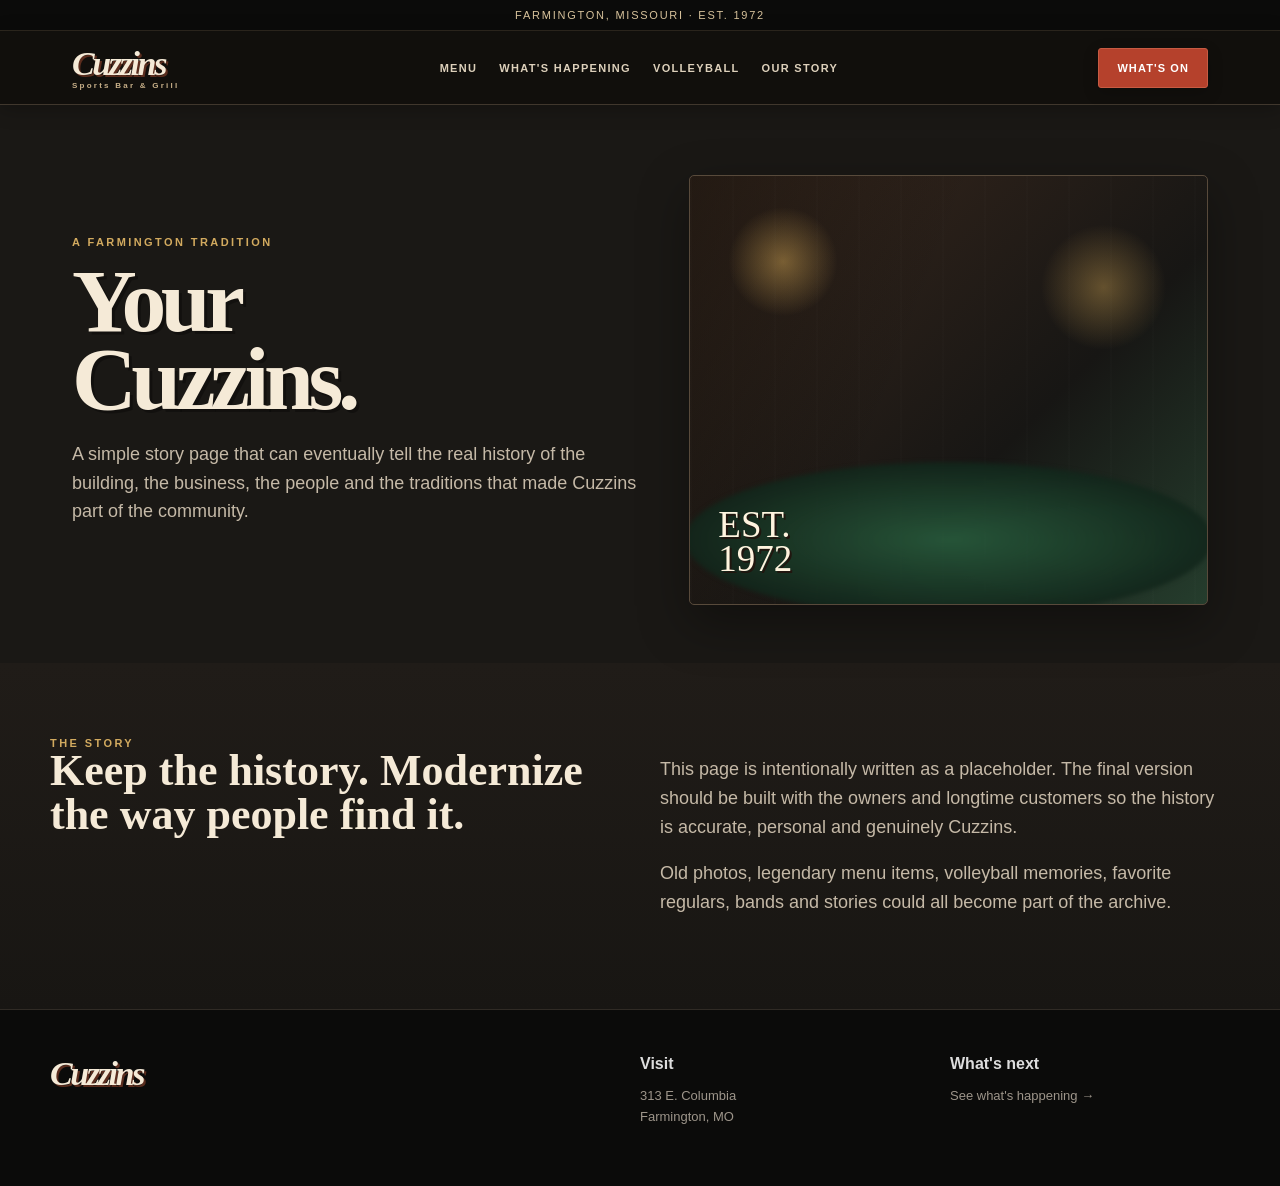
<file: about.html>
<!doctype html><html><head><meta charset="utf-8"><meta name="viewport" content="width=device-width,initial-scale=1"><title>Our Story — Cuzzins</title><link rel="stylesheet" href="style.css"></head>
<body><div class="topbar">Farmington, Missouri · Est. 1972</div><header><nav class="nav"><a class="logo" href="index.html">Cuzzins<small>Sports Bar & Grill</small></a><div class="navlinks"><a href="menu.html">Menu</a><a href="events.html">What's Happening</a><a href="volleyball.html">Volleyball</a><a href="about.html">Our Story</a></div><a class="btn" href="events.html">What's On</a></nav></header>
<section class="hero"><div><div class="kicker">A Farmington tradition</div><h1>Your<br>Cuzzins.</h1><p class="lead">A simple story page that can eventually tell the real history of the building, the business, the people and the traditions that made Cuzzins part of the community.</p></div><div class="hero-card"><div class="stamp">EST.<br>1972</div></div></section>
<section class="section"><div class="wrap"><div class="grid" style="grid-template-columns:1fr 1fr;gap:40px"><div><div class="kicker">The story</div><h2>Keep the history. Modernize the way people find it.</h2></div><div><p class="lead">This page is intentionally written as a placeholder. The final version should be built with the owners and longtime customers so the history is accurate, personal and genuinely Cuzzins.</p><p class="lead">Old photos, legendary menu items, volleyball memories, favorite regulars, bands and stories could all become part of the archive.</p></div></div></div></section>
<footer><div class="footergrid"><div><div class="logo">Cuzzins</div></div><div><strong>Visit</strong><p class="small">313 E. Columbia<br>Farmington, MO</p></div><div><strong>What's next</strong><p class="small"><a href="events.html">See what's happening →</a></p></div></div></footer></body></html>
</file>
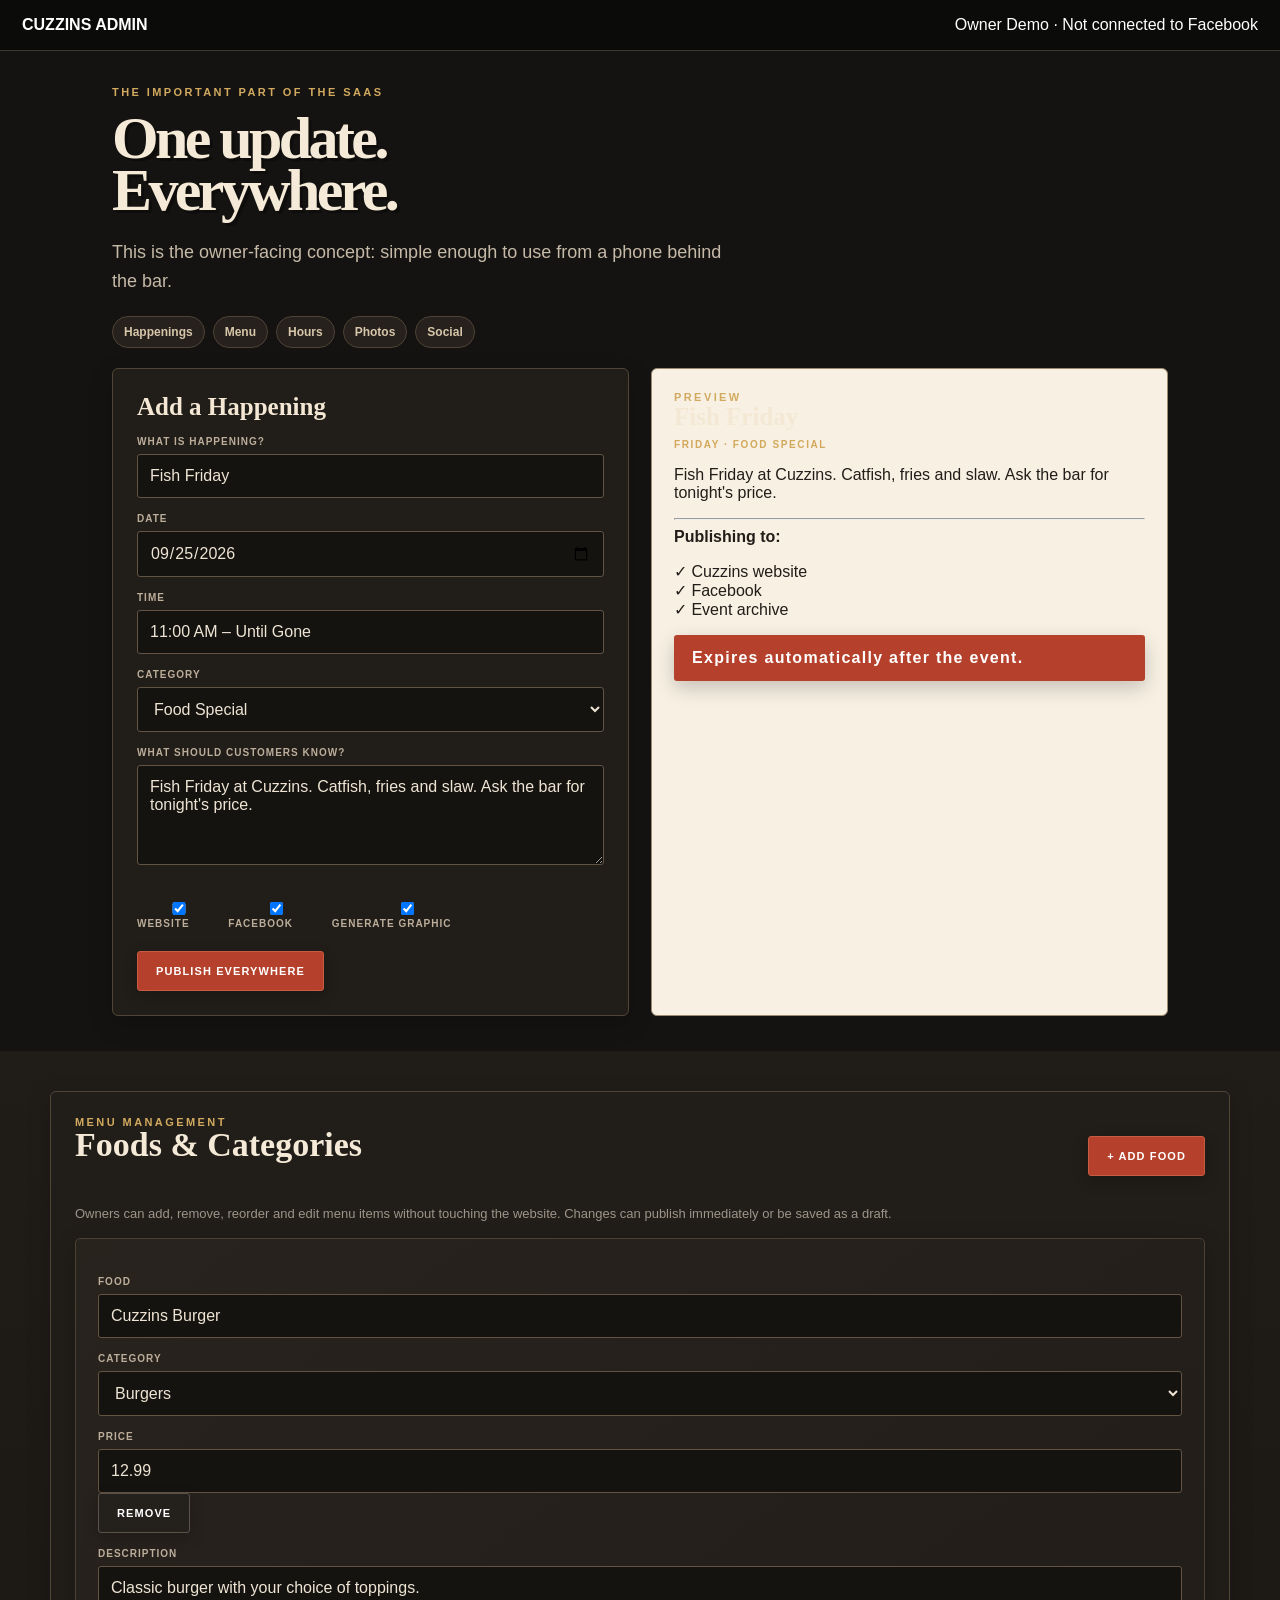
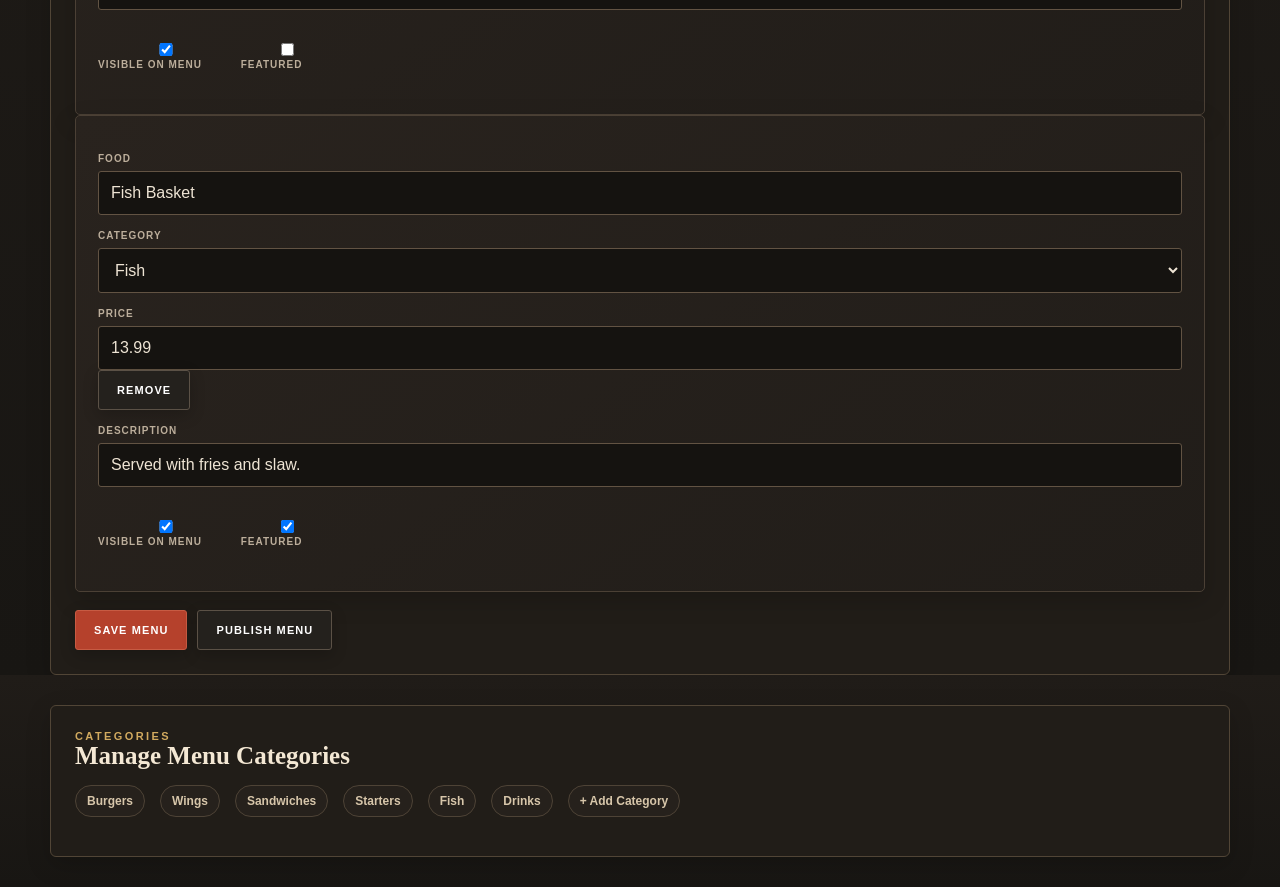
<file: admin.html>
<!doctype html><html><head><meta charset="utf-8"><meta name="viewport" content="width=device-width,initial-scale=1"><title>Cuzzins Owner Dashboard — Demo</title><link rel="stylesheet" href="style.css"></head>
<body class="admin"><div class="adminbar"><strong>CUZZINS ADMIN</strong><span>Owner Demo · Not connected to Facebook</span></div>
<div class="adminwrap"><div class="kicker">The important part of the SaaS</div><h1 style="font-size:60px">One update.<br>Everywhere.</h1><p class="lead">This is the owner-facing concept: simple enough to use from a phone behind the bar.</p>
<div class="adminnav"><span class="pill">Happenings</span><span class="pill">Menu</span><span class="pill">Hours</span><span class="pill">Photos</span><span class="pill">Social</span></div>
<div class="grid" style="grid-template-columns:1fr 1fr;gap:22px">
<form class="form" onsubmit="event.preventDefault();alert('Demo only — this would publish to the website and connected social channels.');">
<h3>Add a Happening</h3><label>What is happening?</label><input value="Fish Friday">
<label>Date</label><input type="date" value="2026-09-25">
<label>Time</label><input value="11:00 AM – Until Gone">
<label>Category</label><select><option>Food Special</option><option>Live Music</option><option>Game Day</option><option>Volleyball</option><option>Pool</option><option>Announcement</option></select>
<label>What should customers know?</label><textarea>Fish Friday at Cuzzins. Catfish, fries and slaw. Ask the bar for tonight's price.</textarea>
<div class="checks"><label style="display:inline"><input type="checkbox" checked> Website</label><label style="display:inline"><input type="checkbox" checked> Facebook</label><label style="display:inline"><input type="checkbox" checked> Generate graphic</label></div>
<button class="btn" type="submit">Publish Everywhere</button></form>
<div class="preview"><div class="kicker">Preview</div><h3>Fish Friday</h3><div class="eventdate">Friday · Food Special</div><p>Fish Friday at Cuzzins. Catfish, fries and slaw. Ask the bar for tonight's price.</p><hr><strong>Publishing to:</strong><p>✓ Cuzzins website<br>✓ Facebook<br>✓ Event archive</p><div class="band">Expires automatically after the event.</div></div>
</div></div></body></html>
<section class="section" style="padding:40px 0 0"><div class="wrap"><div class="form">
<div class="sectionhead"><div><div class="kicker">Menu management</div><h2 style="font-size:34px">Foods & Categories</h2></div><button class="btn" type="button" onclick="addFood()">+ Add Food</button></div>
<p class="small">Owners can add, remove, reorder and edit menu items without touching the website. Changes can publish immediately or be saved as a draft.</p>
<div id="foodList">
<div class="card foodrow"><div class="foodgrid"><div><label>Food</label><input value="Cuzzins Burger"></div><div><label>Category</label><select><option selected>Burgers</option><option>Wings</option><option>Sandwiches</option><option>Starters</option><option>Fish</option><option>Drinks</option></select></div><div><label>Price</label><input value="12.99"></div><button class="btn alt" type="button" onclick="this.closest('.foodrow').remove()">Remove</button></div><label>Description</label><input value="Classic burger with your choice of toppings."><div class="checks"><label style="display:inline"><input type="checkbox" checked> Visible on menu</label><label style="display:inline"><input type="checkbox"> Featured</label></div></div>
<div class="card foodrow"><div class="foodgrid"><div><label>Food</label><input value="Fish Basket"></div><div><label>Category</label><select><option>Burgers</option><option>Wings</option><option>Sandwiches</option><option>Starters</option><option selected>Fish</option><option>Drinks</option></select></div><div><label>Price</label><input value="13.99"></div><button class="btn alt" type="button" onclick="this.closest('.foodrow').remove()">Remove</button></div><label>Description</label><input value="Served with fries and slaw."><div class="checks"><label style="display:inline"><input type="checkbox" checked> Visible on menu</label><label style="display:inline"><input type="checkbox" checked> Featured</label></div></div>
</div>
<div style="display:flex;gap:10px;flex-wrap:wrap;margin-top:18px"><button class="btn" type="button" onclick="alert('Demo only — the real system would save the menu.')">Save Menu</button><button class="btn alt" type="button" onclick="alert('Demo only — the real system would publish the menu.')">Publish Menu</button></div>
</div></div></section>

<section class="section" style="padding:30px 0"><div class="wrap"><div class="form"><div class="kicker">Categories</div><h3>Manage Menu Categories</h3><div class="checks"><span class="pill">Burgers</span><span class="pill">Wings</span><span class="pill">Sandwiches</span><span class="pill">Starters</span><span class="pill">Fish</span><span class="pill">Drinks</span><button class="pill" type="button" onclick="alert('Demo only — add a category')">+ Add Category</button></div></div></div></section>
<script>
function addFood(){const list=document.getElementById('foodList');const d=document.createElement('div');d.className='card foodrow';d.innerHTML=`<div class="foodgrid"><div><label>Food</label><input placeholder="New menu item"></div><div><label>Category</label><select><option>Burgers</option><option>Wings</option><option>Sandwiches</option><option>Starters</option><option>Fish</option><option>Drinks</option></select></div><div><label>Price</label><input placeholder="0.00"></div><button class="btn alt" type="button" onclick="this.closest('.foodrow').remove()">Remove</button></div><label>Description</label><input placeholder="Short description"><div class="checks"><label style="display:inline"><input type="checkbox" checked> Visible on menu</label><label style="display:inline"><input type="checkbox"> Featured</label></div>`;list.appendChild(d)}
</script>
</file>
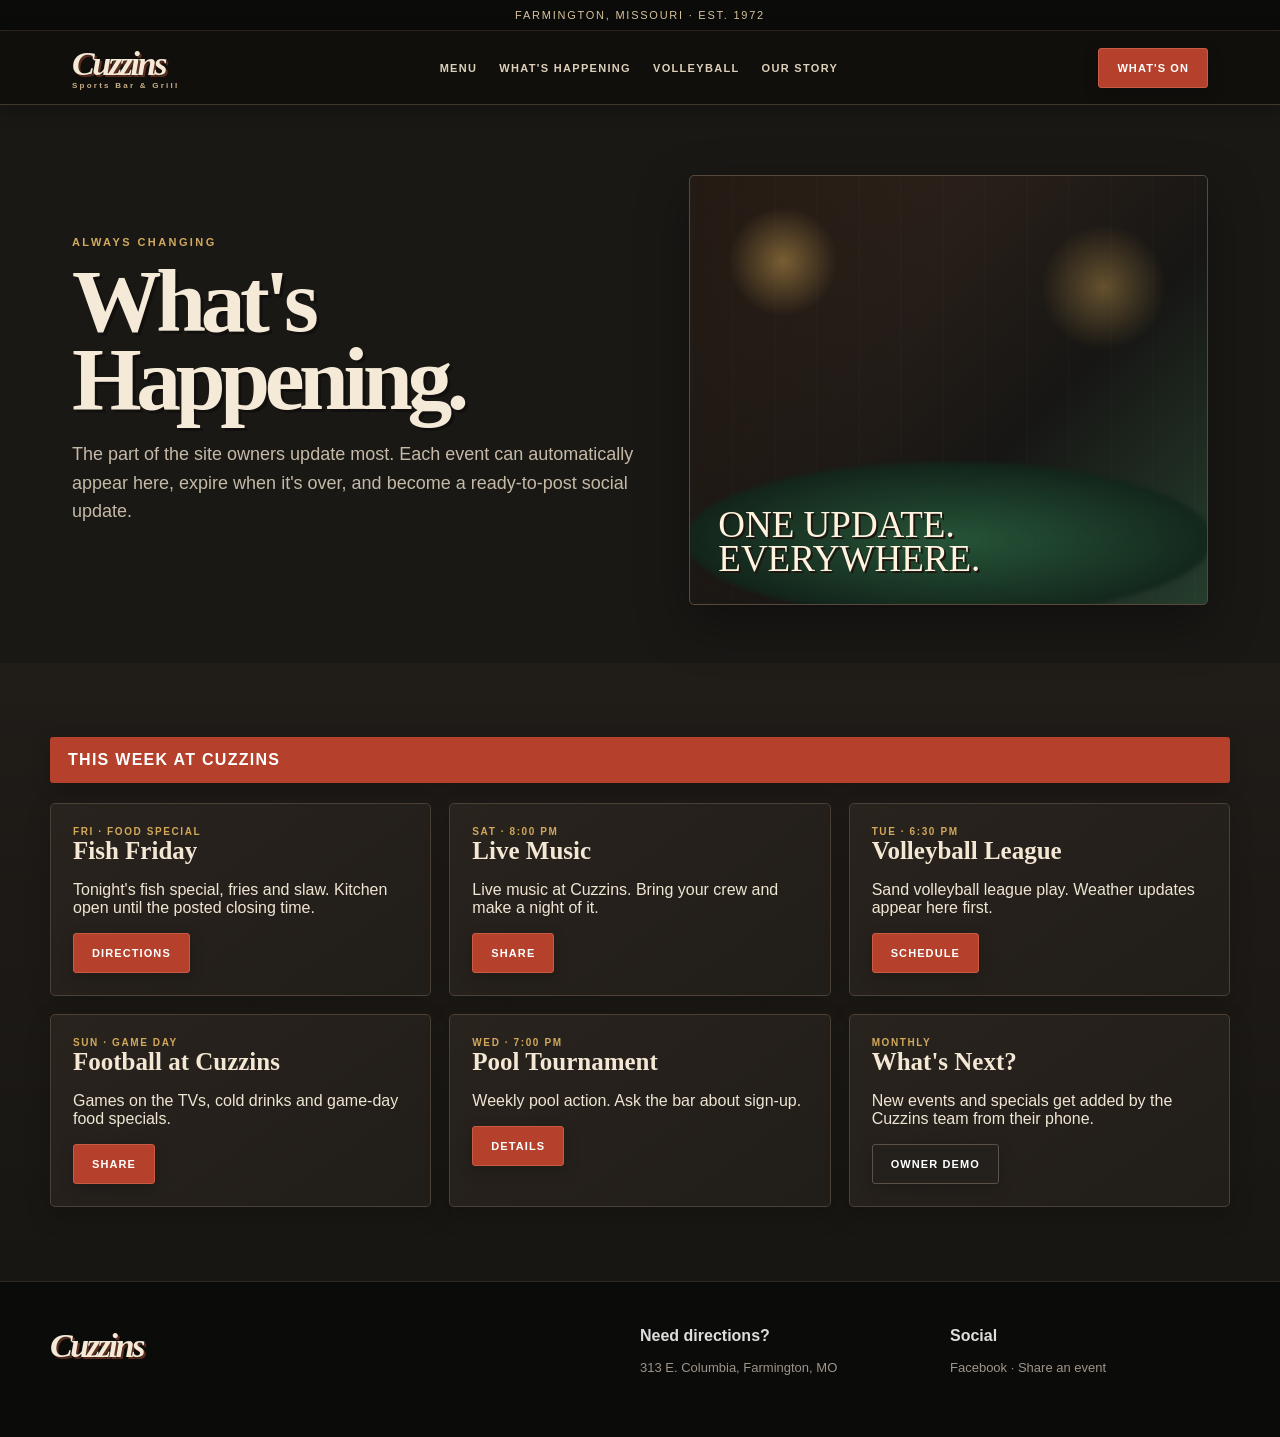
<file: events.html>
<!doctype html><html><head><meta charset="utf-8"><meta name="viewport" content="width=device-width,initial-scale=1"><title>What's Happening — Cuzzins</title><link rel="stylesheet" href="style.css"></head>
<body><div class="topbar">Farmington, Missouri · Est. 1972</div><header><nav class="nav"><a class="logo" href="index.html">Cuzzins<small>Sports Bar & Grill</small></a><div class="navlinks"><a href="menu.html">Menu</a><a href="events.html">What's Happening</a><a href="volleyball.html">Volleyball</a><a href="about.html">Our Story</a></div><a class="btn" href="events.html">What's On</a></nav></header>
<section class="hero"><div><div class="kicker">Always changing</div><h1>What's<br>Happening.</h1><p class="lead">The part of the site owners update most. Each event can automatically appear here, expire when it's over, and become a ready-to-post social update.</p></div><div class="hero-card"><div class="stamp">ONE UPDATE.<br>EVERYWHERE.</div></div></section>
<section class="section"><div class="wrap"><div class="band">THIS WEEK AT CUZZINS</div><div class="grid grid3" style="margin-top:20px">
<article class="card"><div class="eventdate">Fri · Food Special</div><h3>Fish Friday</h3><p>Tonight's fish special, fries and slaw. Kitchen open until the posted closing time.</p><a class="btn" href="#">Directions</a></article>
<article class="card"><div class="eventdate">Sat · 8:00 PM</div><h3>Live Music</h3><p>Live music at Cuzzins. Bring your crew and make a night of it.</p><a class="btn" href="#">Share</a></article>
<article class="card"><div class="eventdate">Tue · 6:30 PM</div><h3>Volleyball League</h3><p>Sand volleyball league play. Weather updates appear here first.</p><a class="btn" href="volleyball.html">Schedule</a></article>
<article class="card"><div class="eventdate">Sun · Game Day</div><h3>Football at Cuzzins</h3><p>Games on the TVs, cold drinks and game-day food specials.</p><a class="btn" href="#">Share</a></article>
<article class="card"><div class="eventdate">Wed · 7:00 PM</div><h3>Pool Tournament</h3><p>Weekly pool action. Ask the bar about sign-up.</p><a class="btn" href="#">Details</a></article>
<article class="card"><div class="eventdate">Monthly</div><h3>What's Next?</h3><p>New events and specials get added by the Cuzzins team from their phone.</p><a class="btn alt" href="admin.html">Owner Demo</a></article>
</div></div></section>
<footer><div class="footergrid"><div><div class="logo">Cuzzins</div></div><div><strong>Need directions?</strong><p class="small">313 E. Columbia, Farmington, MO</p></div><div><strong>Social</strong><p class="small">Facebook · Share an event</p></div></div></footer></body></html>
</file>
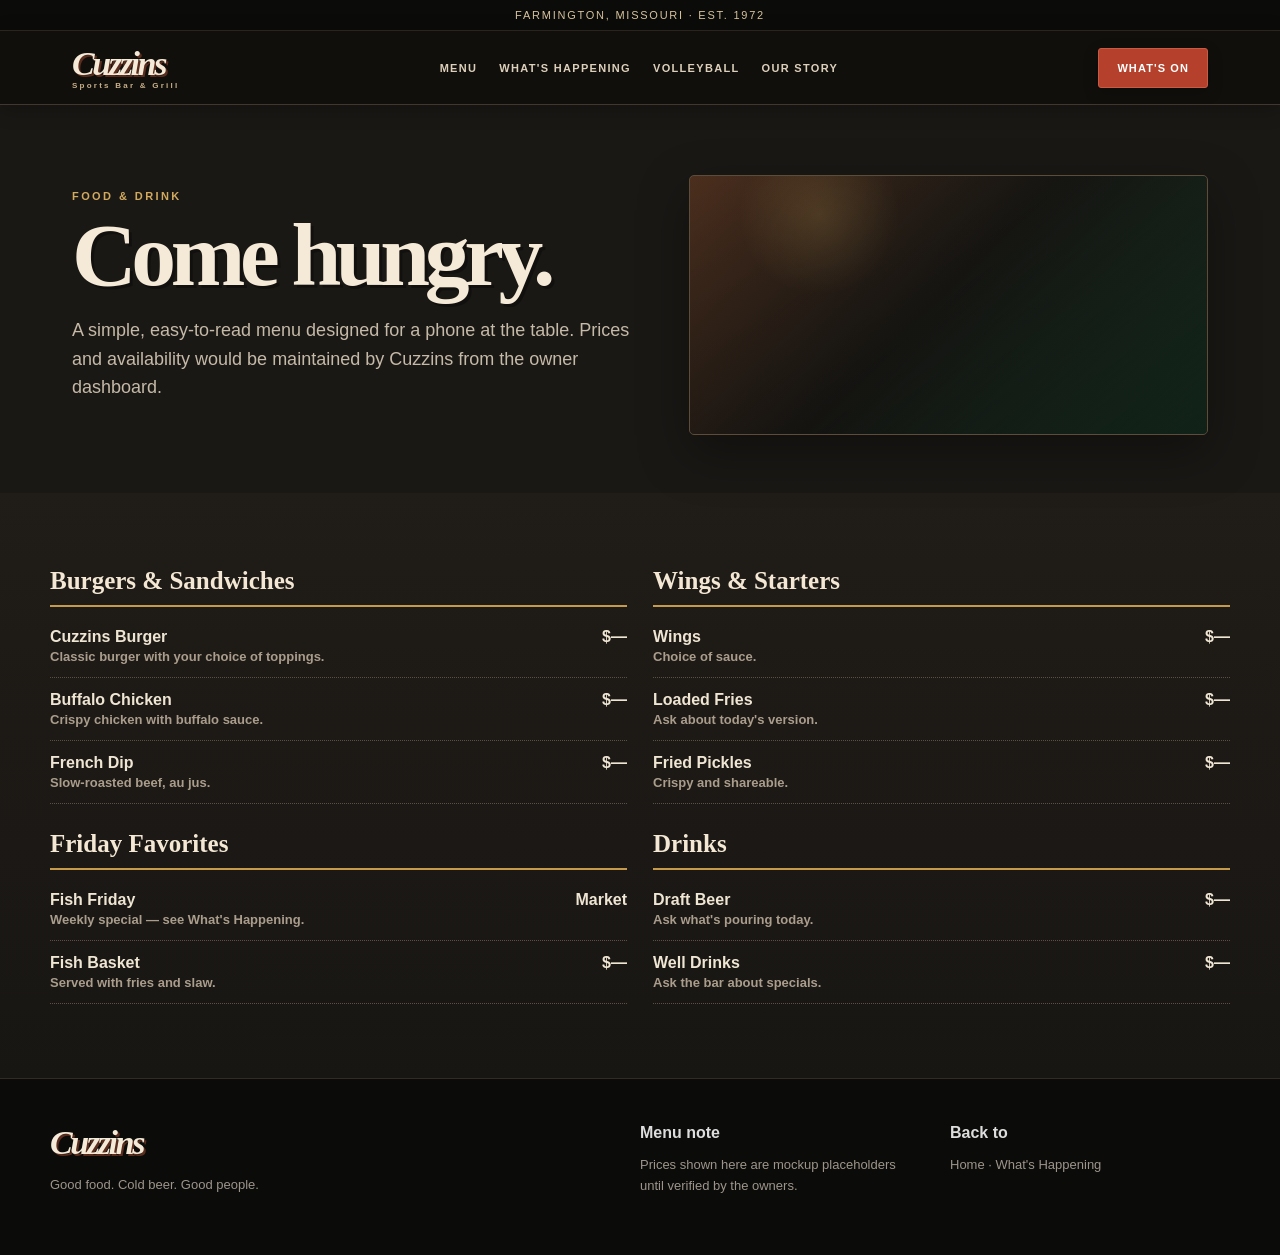
<file: menu.html>
<!doctype html><html><head><meta charset="utf-8"><meta name="viewport" content="width=device-width,initial-scale=1"><title>Cuzzins Menu</title><link rel="stylesheet" href="style.css"></head>
<body><div class="topbar">Farmington, Missouri · Est. 1972</div><header><nav class="nav"><a class="logo" href="index.html">Cuzzins<small>Sports Bar & Grill</small></a><div class="navlinks"><a href="menu.html">Menu</a><a href="events.html">What's Happening</a><a href="volleyball.html">Volleyball</a><a href="about.html">Our Story</a></div><a class="btn" href="events.html">What's On</a></nav></header>
<section class="hero"><div><div class="kicker">Food & drink</div><h1>Come hungry.</h1><p class="lead">A simple, easy-to-read menu designed for a phone at the table. Prices and availability would be maintained by Cuzzins from the owner dashboard.</p></div><div class="photo fb"></div></section>
<section class="section"><div class="wrap"><div class="menu-grid">
<div class="menu-section"><h3>Burgers & Sandwiches</h3><div class="menu-item"><span>Cuzzins Burger<em>Classic burger with your choice of toppings.</em></span><strong>$—</strong></div><div class="menu-item"><span>Buffalo Chicken<em>Crispy chicken with buffalo sauce.</em></span><strong>$—</strong></div><div class="menu-item"><span>French Dip<em>Slow-roasted beef, au jus.</em></span><strong>$—</strong></div></div>
<div class="menu-section"><h3>Wings & Starters</h3><div class="menu-item"><span>Wings<em>Choice of sauce.</em></span><strong>$—</strong></div><div class="menu-item"><span>Loaded Fries<em>Ask about today's version.</em></span><strong>$—</strong></div><div class="menu-item"><span>Fried Pickles<em>Crispy and shareable.</em></span><strong>$—</strong></div></div>
<div class="menu-section"><h3>Friday Favorites</h3><div class="menu-item"><span>Fish Friday<em>Weekly special — see What's Happening.</em></span><strong>Market</strong></div><div class="menu-item"><span>Fish Basket<em>Served with fries and slaw.</em></span><strong>$—</strong></div></div>
<div class="menu-section"><h3>Drinks</h3><div class="menu-item"><span>Draft Beer<em>Ask what's pouring today.</em></span><strong>$—</strong></div><div class="menu-item"><span>Well Drinks<em>Ask the bar about specials.</em></span><strong>$—</strong></div></div>
</div></div></section>
<footer><div class="footergrid"><div><div class="logo">Cuzzins</div><p class="small">Good food. Cold beer. Good people.</p></div><div><strong>Menu note</strong><p class="small">Prices shown here are mockup placeholders until verified by the owners.</p></div><div><strong>Back to</strong><p class="small"><a href="index.html">Home</a> · <a href="events.html">What's Happening</a></p></div></div></footer></body></html>
</file>
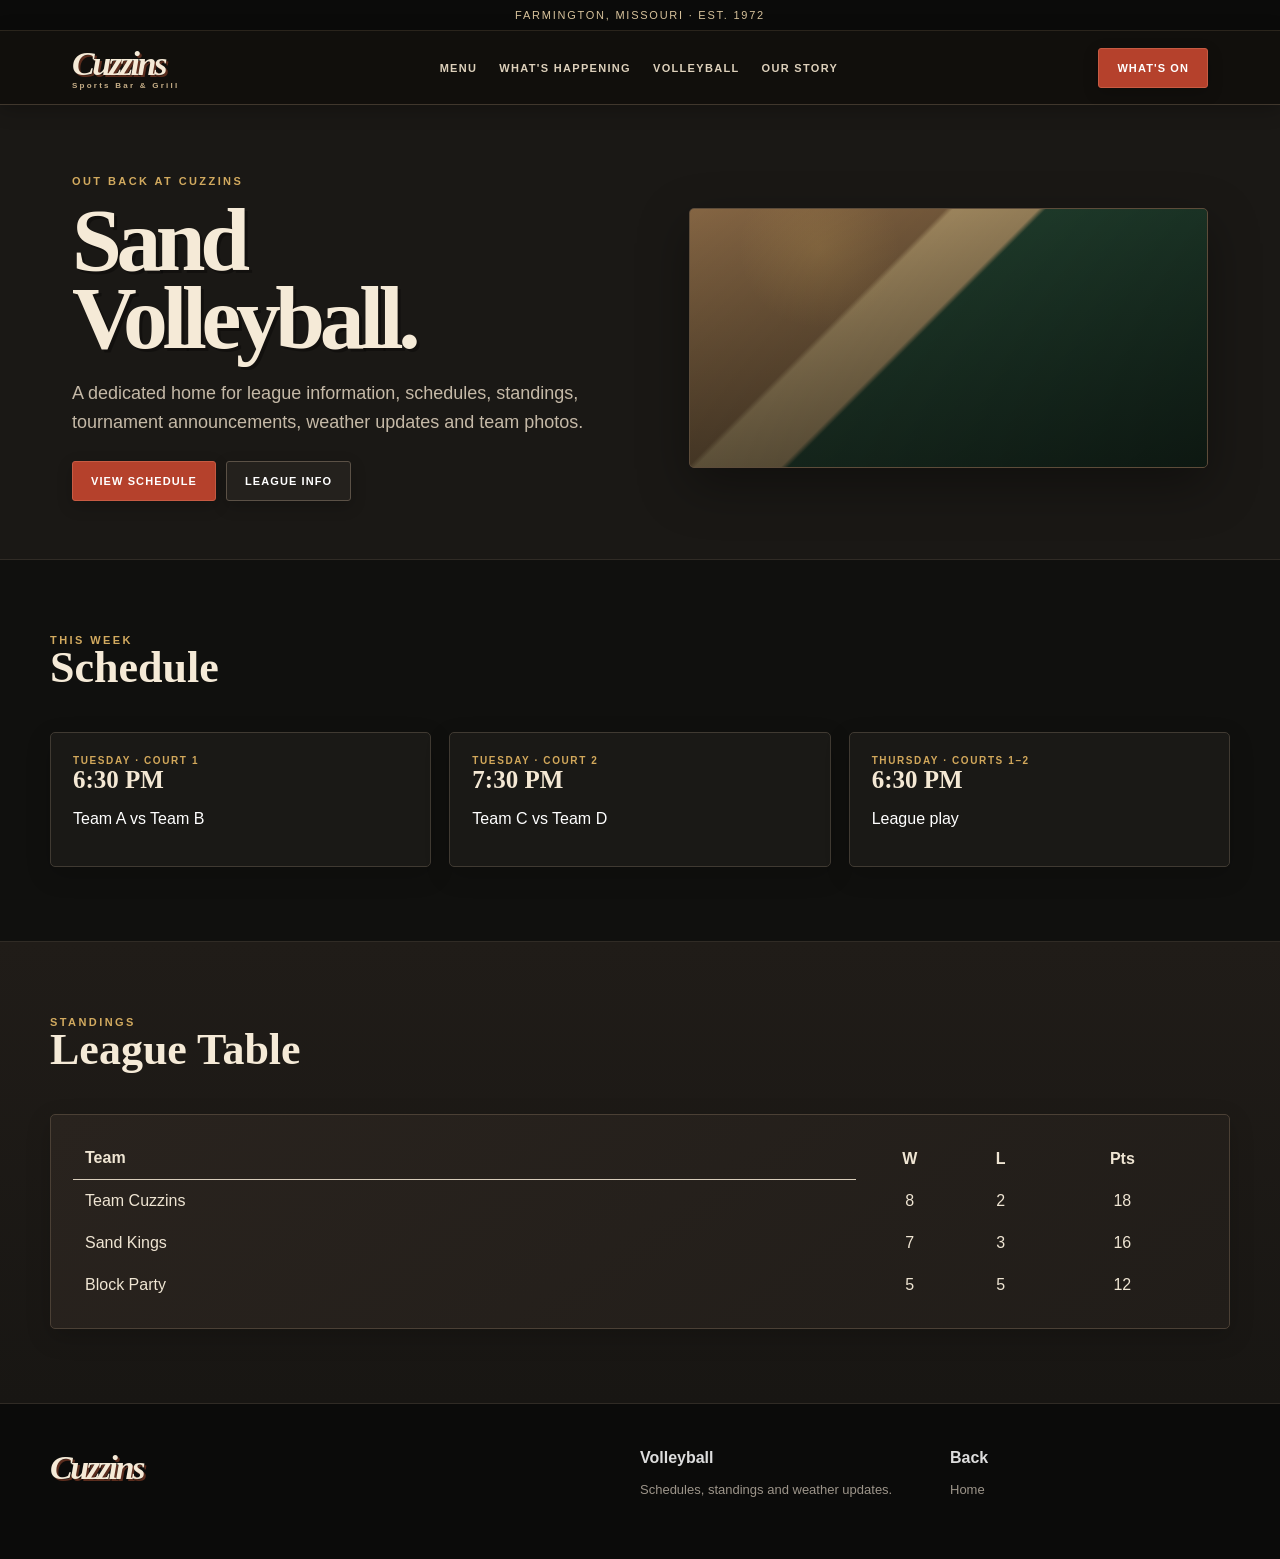
<file: volleyball.html>
<!doctype html><html><head><meta charset="utf-8"><meta name="viewport" content="width=device-width,initial-scale=1"><title>Cuzzins Volleyball</title><link rel="stylesheet" href="style.css"></head>
<body><div class="topbar">Farmington, Missouri · Est. 1972</div><header><nav class="nav"><a class="logo" href="index.html">Cuzzins<small>Sports Bar & Grill</small></a><div class="navlinks"><a href="menu.html">Menu</a><a href="events.html">What's Happening</a><a href="volleyball.html">Volleyball</a><a href="about.html">Our Story</a></div><a class="btn" href="events.html">What's On</a></nav></header>
<section class="hero"><div><div class="kicker">Out back at Cuzzins</div><h1>Sand<br>Volleyball.</h1><p class="lead">A dedicated home for league information, schedules, standings, tournament announcements, weather updates and team photos.</p><div class="actions"><a class="btn" href="#schedule">View Schedule</a><a class="btn alt" href="#">League Info</a></div></div><div class="photo volley"></div></section>
<section class="section dark" id="schedule"><div class="wrap"><div class="sectionhead"><div><div class="kicker">This week</div><h2>Schedule</h2></div></div><div class="grid grid3">
<div class="card"><div class="eventdate">Tuesday · Court 1</div><h3>6:30 PM</h3><p>Team A vs Team B</p></div>
<div class="card"><div class="eventdate">Tuesday · Court 2</div><h3>7:30 PM</h3><p>Team C vs Team D</p></div>
<div class="card"><div class="eventdate">Thursday · Courts 1–2</div><h3>6:30 PM</h3><p>League play</p></div></div></div></section>
<section class="section"><div class="wrap"><div class="sectionhead"><div><div class="kicker">Standings</div><h2>League Table</h2></div></div><div class="card"><table style="width:100%;border-collapse:collapse"><tr><th style="text-align:left;padding:12px;border-bottom:1px solid #d8cdbb">Team</th><th>W</th><th>L</th><th>Pts</th></tr><tr><td style="padding:12px">Team Cuzzins</td><td style="text-align:center">8</td><td style="text-align:center">2</td><td style="text-align:center">18</td></tr><tr><td style="padding:12px">Sand Kings</td><td style="text-align:center">7</td><td style="text-align:center">3</td><td style="text-align:center">16</td></tr><tr><td style="padding:12px">Block Party</td><td style="text-align:center">5</td><td style="text-align:center">5</td><td style="text-align:center">12</td></tr></table></div></div></section>
<footer><div class="footergrid"><div><div class="logo">Cuzzins</div></div><div><strong>Volleyball</strong><p class="small">Schedules, standings and weather updates.</p></div><div><strong>Back</strong><p class="small"><a href="index.html">Home</a></p></div></div></footer></body></html>
</file>
<file: style.css>
:root{
  --black:#11100e; --charcoal:#1a1815; --brown:#3a2418; --wood:#6d4327; --wood2:#8a5b34;
  --cream:#efe5d3; --paper:#f7f0e3; --green:#1f4a35; --green2:#2f6b4a;
  --red:#b5412c; --gold:#c69a4b; --muted:#a99b87; --line:#51473b;
  --shadow:0 18px 50px rgba(0,0,0,.35);
}
*{box-sizing:border-box} html{scroll-behavior:smooth}
body{margin:0;background:var(--charcoal);color:var(--cream);font-family:Arial,Helvetica,sans-serif}
a{color:inherit;text-decoration:none}
.topbar{background:#0b0b0a;color:#d8c39c;display:flex;justify-content:center;gap:28px;padding:9px 20px;font-size:11px;letter-spacing:.16em;text-transform:uppercase;border-bottom:1px solid #2e281f}
header{position:sticky;top:0;z-index:20;background:rgba(18,16,13,.97);border-bottom:1px solid #40372d;box-shadow:0 4px 18px rgba(0,0,0,.25)}
.nav{max-width:1180px;margin:auto;display:flex;align-items:center;justify-content:space-between;padding:14px 22px}
.logo{font-family:Georgia,serif;font-size:34px;font-weight:900;font-style:italic;letter-spacing:-.07em;color:#f5ead7;text-shadow:2px 2px 0 #5b2d1e}
.logo small{display:block;font:800 8px Arial,sans-serif;letter-spacing:.28em;text-align:center;font-style:normal;margin-top:-2px;color:#c9b18a;text-shadow:none}
.navlinks{display:flex;gap:22px;font-size:11px;font-weight:900;text-transform:uppercase;letter-spacing:.12em;color:#ddd0bb}
.navlinks a:hover{color:#d4a95b}
.btn{display:inline-block;background:var(--red);color:#fff;padding:13px 18px;border-radius:3px;border:1px solid #c75b43;font-weight:900;text-transform:uppercase;font-size:11px;letter-spacing:.1em;box-shadow:0 5px 16px rgba(0,0,0,.2)}
.btn.alt{background:#24211d;border-color:#5b5146}
.hero{max-width:1180px;margin:0 auto;padding:70px 22px 58px;display:grid;grid-template-columns:1.05fr .95fr;gap:44px;align-items:center}
.kicker{color:#d2aa5f;font-size:11px;font-weight:900;letter-spacing:.22em;text-transform:uppercase}
h1{font-family:Georgia,serif;font-size:clamp(54px,7vw,94px);line-height:.87;margin:14px 0 22px;letter-spacing:-.06em;color:#f5ead7;text-shadow:3px 3px 0 rgba(0,0,0,.3)}
h2{font-family:Georgia,serif;font-size:44px;line-height:1;margin:0 0 14px;color:#f5ead7}
h3{font-family:Georgia,serif;font-size:25px;margin:0 0 8px;color:#f4e8d4}
.lead{font-size:18px;line-height:1.6;color:#c5b9a7;max-width:620px}
.actions{display:flex;gap:10px;flex-wrap:wrap;margin-top:25px}
.hero-card{min-height:430px;background:radial-gradient(circle at 18% 20%,rgba(236,186,93,.42),transparent 10%),radial-gradient(circle at 80% 26%,rgba(236,186,93,.35),transparent 12%),linear-gradient(110deg,rgba(8,9,7,.45),transparent 42%),linear-gradient(135deg,#3a281d,#171614 62%,#253d2d);border:1px solid #584a3b;border-radius:5px;box-shadow:var(--shadow);position:relative;overflow:hidden}
.hero-card:before{content:"";position:absolute;inset:0;background:repeating-linear-gradient(90deg,rgba(255,255,255,.025) 0 2px,transparent 2px 42px);opacity:.35}
.hero-card:after{content:"";position:absolute;left:-15%;right:-15%;bottom:-8%;height:46%;background:radial-gradient(ellipse at center,rgba(42,99,65,.8),rgba(18,38,27,.9) 55%,transparent 56%);filter:blur(2px)}
.hero-card .stamp{position:absolute;z-index:3;left:28px;bottom:28px;font-family:Georgia,serif;font-size:37px;line-height:.92;color:#fff4df;text-shadow:2px 2px 0 #21160f}
.section{padding:74px 22px;background:linear-gradient(180deg,#201c18,#181613)}
.section.dark{background:#10100e;color:#fff;border-top:1px solid #302b25;border-bottom:1px solid #302b25}
.wrap{max-width:1180px;margin:auto}.sectionhead{display:flex;align-items:end;justify-content:space-between;gap:20px;margin-bottom:28px}
.grid{display:grid;gap:18px}.grid3{grid-template-columns:repeat(3,1fr)}.grid4{grid-template-columns:repeat(4,1fr)}
.card{background:linear-gradient(145deg,#29231e,#211d19);border:1px solid #4b4035;border-radius:5px;padding:22px;box-shadow:0 8px 24px rgba(0,0,0,.18)}
.card:hover{border-color:#796044;transform:translateY(-1px);transition:.18s ease}
.dark .card{background:#1a1916;border-color:#403a32}
.eventdate{color:#d2a85b;font-size:10px;font-weight:900;letter-spacing:.16em;text-transform:uppercase}.price{font-family:Georgia,serif;font-size:30px;color:#ead6b3}
.photo{min-height:260px;border-radius:5px;background:#3d332a center/cover no-repeat;box-shadow:var(--shadow);border:1px solid #5d4c3a;position:relative;overflow:hidden}
.photo:after{content:"";position:absolute;inset:0;background:linear-gradient(145deg,rgba(0,0,0,.05),rgba(0,0,0,.55)),radial-gradient(circle at 25% 15%,rgba(225,181,96,.2),transparent 18%)}
.photo.fb{background-image:linear-gradient(135deg,#50311f,#1d1c18 48%,#244b35)}
.photo.volley{background-image:linear-gradient(180deg,rgba(28,56,38,.1),rgba(15,22,17,.45)),linear-gradient(135deg,#98704a 0 33%,#d4b07b 34% 45%,#284d38 46% 100%)}
.band{background:var(--red);color:#fff;padding:14px 18px;border-radius:3px;font-weight:900;letter-spacing:.08em;box-shadow:0 7px 20px rgba(0,0,0,.2)}
.menu-grid{display:grid;grid-template-columns:repeat(2,1fr);gap:26px}.menu-section h3{border-bottom:2px solid var(--gold);padding-bottom:10px}.menu-item{display:flex;justify-content:space-between;gap:20px;border-bottom:1px dotted #5b5042;padding:13px 0}.menu-item span:first-child{font-weight:800}.menu-item em{color:#aa9d8c;display:block;font-size:13px;font-style:normal;margin-top:3px}
footer{background:#0b0b0a;color:#ddd;padding:45px 22px;border-top:1px solid #302b25}.footergrid{max-width:1180px;margin:auto;display:grid;grid-template-columns:2fr 1fr 1fr;gap:30px}.small{font-size:13px;color:#9d958a;line-height:1.6}
.admin{background:#151311;min-height:100vh}.adminbar{background:#0b0b0a;color:#fff;padding:16px 22px;display:flex;justify-content:space-between;align-items:center;border-bottom:1px solid #40372d}.adminwrap{max-width:1100px;margin:auto;padding:35px 22px}.adminnav{display:flex;gap:8px;flex-wrap:wrap;margin:20px 0}.pill{padding:8px 11px;background:#26211c;border:1px solid #4e4336;border-radius:20px;font-size:12px;font-weight:800;color:#d7c6aa}.form{background:#211d18;border:1px solid #514536;padding:24px;border-radius:6px;box-shadow:0 8px 24px rgba(0,0,0,.18)}label{font-size:10px;font-weight:900;text-transform:uppercase;letter-spacing:.1em;display:block;margin:15px 0 7px;color:#bcae9b}input,textarea,select{width:100%;border:1px solid #625343;background:#151310;color:#eee4d4;padding:12px;border-radius:3px;font:inherit}textarea{min-height:100px}.preview{background:#f7f0e3;color:#221d18;border:1px solid #9d8a70;border-radius:6px;padding:22px}.checks{display:flex;gap:15px;flex-wrap:wrap;margin:15px 0}
@media(max-width:800px){.navlinks{display:none}.hero{grid-template-columns:1fr;padding-top:48px}.grid3,.grid4,.menu-grid,.footergrid{grid-template-columns:1fr}.hero-card{min-height:300px}.sectionhead{display:block}.sectionhead .btn{margin-top:15px}}
</file>
